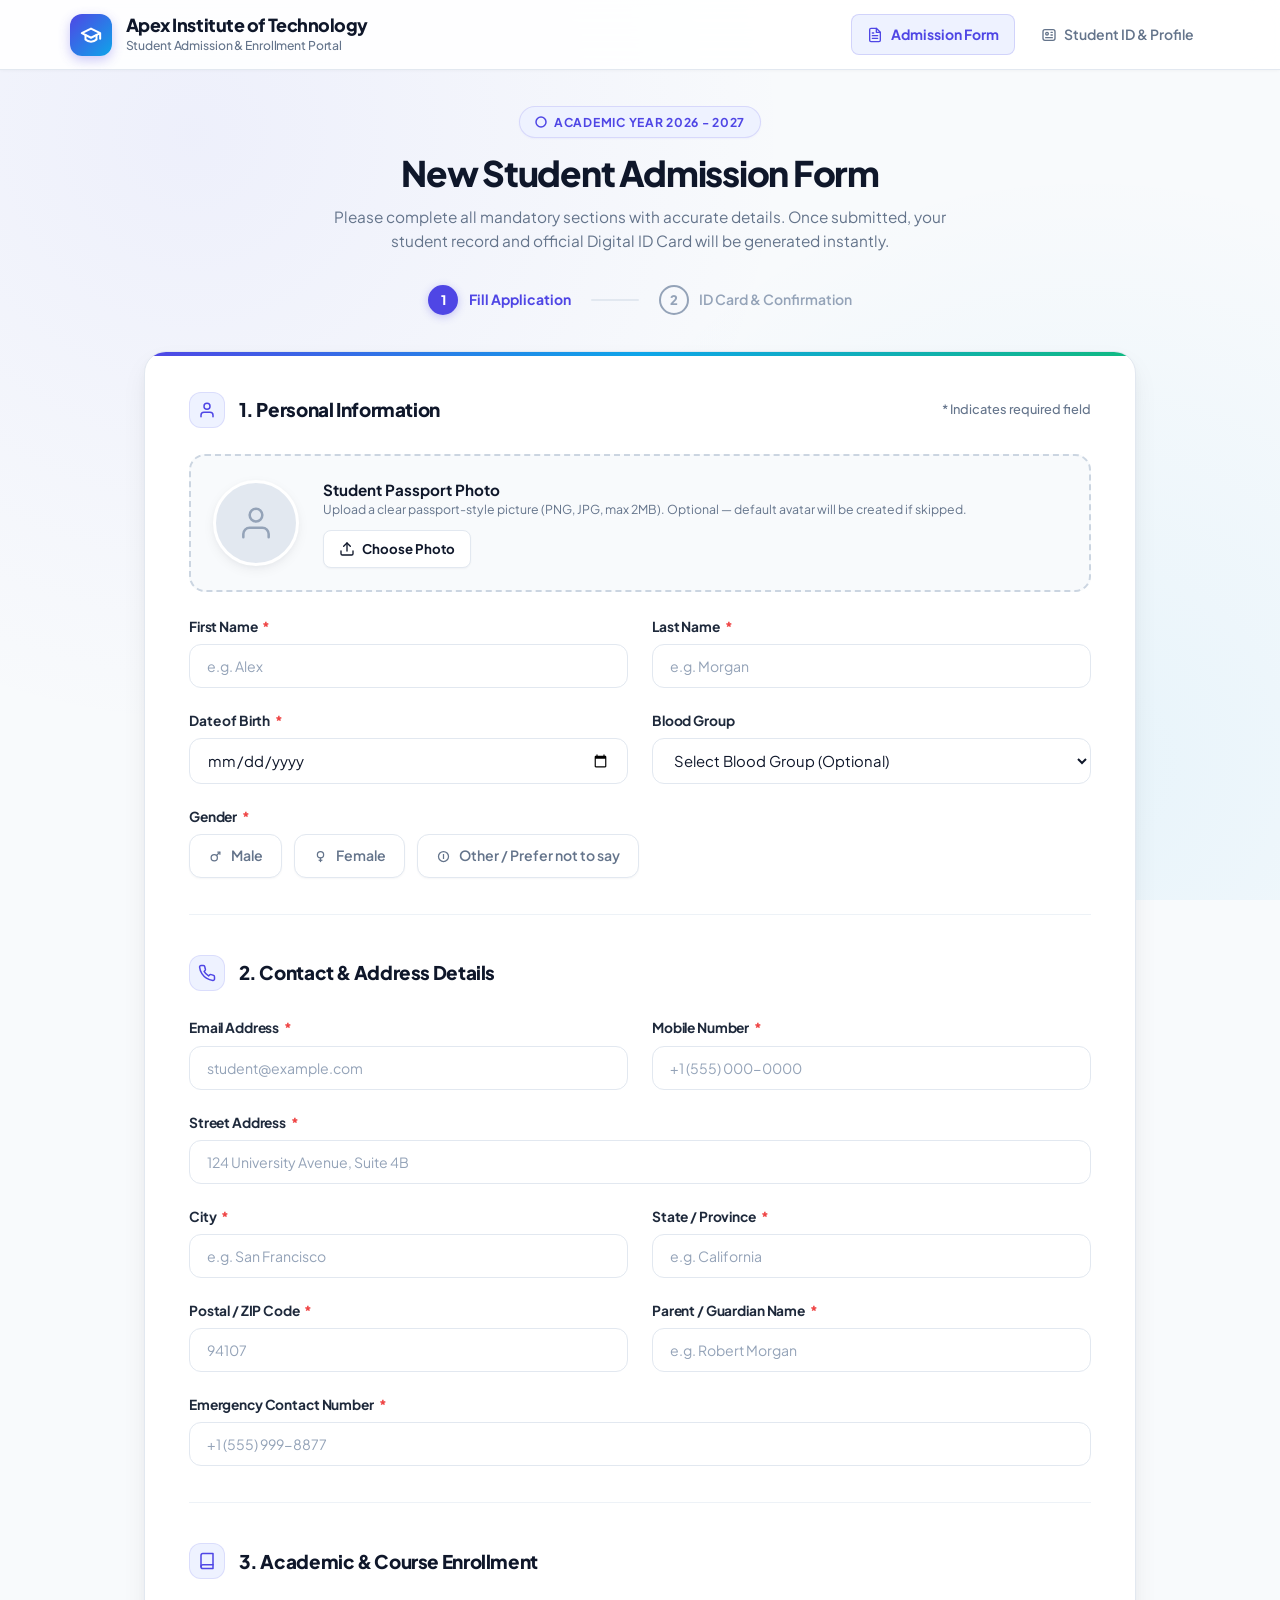
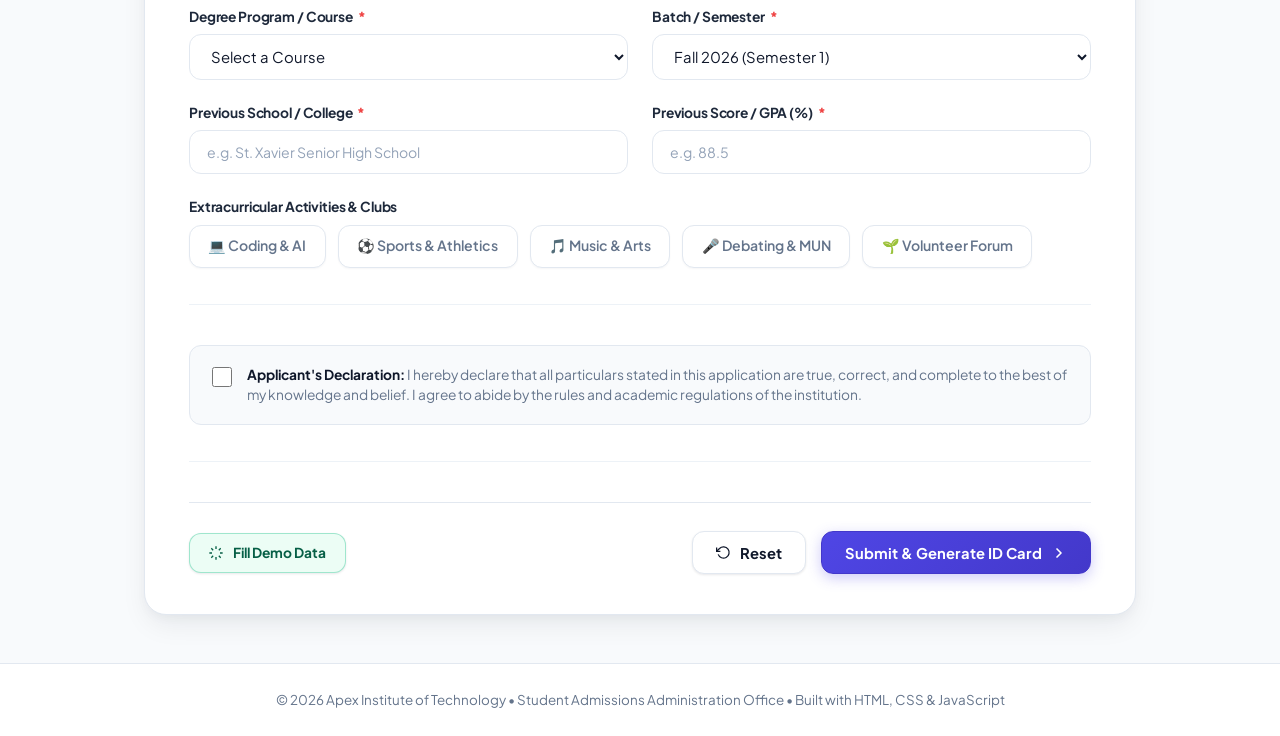
<file: index.html>
<!DOCTYPE html>
<html lang="en">
<head>
  <meta charset="UTF-8">
  <meta name="viewport" content="width=device-width, initial-scale=1.0">
  <meta name="description" content="Official Student Admission and Registration Portal. Submit student information, personal details, academics, and generate your digital Student ID Card.">
  <title>Student Admission Form | Student Portal</title>
  <link rel="stylesheet" href="style.css">
</head>
<body>

  <!-- Navigation Bar -->
  <header class="navbar">
    <div class="nav-container">
      <a href="index.html" class="brand" id="brandLogo">
        <div class="brand-icon">
          <svg width="22" height="22" viewBox="0 0 24 24" fill="none" stroke="currentColor" stroke-width="2.2" stroke-linecap="round" stroke-linejoin="round">
            <path d="M22 10v6M2 10l10-5 10 5-10 5z"/>
            <path d="M6 12v5c3 3 9 3 12 0v-5"/>
          </svg>
        </div>
        <div>
          <div class="brand-title">Apex Institute of Technology</div>
          <div class="brand-subtitle">Student Admission &amp; Enrollment Portal</div>
        </div>
      </a>

      <nav class="nav-links">
        <a href="index.html" class="nav-link active" id="navFormLink">
          <svg width="16" height="16" viewBox="0 0 24 24" fill="none" stroke="currentColor" stroke-width="2" stroke-linecap="round" stroke-linejoin="round">
            <path d="M14 2H6a2 2 0 0 0-2 2v16a2 2 0 0 0 2 2h12a2 2 0 0 0 2-2V8z"></path>
            <polyline points="14 2 14 8 20 8"></polyline>
            <line x1="16" y1="13" x2="8" y2="13"></line>
            <line x1="16" y1="17" x2="8" y2="17"></line>
            <polyline points="10 9 9 9 8 9"></polyline>
          </svg>
          Admission Form
        </a>
        <a href="student-profile.html" class="nav-link" id="navProfileLink">
          <svg width="16" height="16" viewBox="0 0 24 24" fill="none" stroke="currentColor" stroke-width="2" stroke-linecap="round" stroke-linejoin="round">
            <rect x="3" y="4" width="18" height="16" rx="3"></rect>
            <circle cx="9" cy="10" r="2"></circle>
            <line x1="15" y1="8" x2="17" y2="8"></line>
            <line x1="15" y1="12" x2="17" y2="12"></line>
            <line x1="7" y1="16" x2="17" y2="16"></line>
          </svg>
          Student ID &amp; Profile
        </a>
      </nav>
    </div>
  </header>

  <!-- Main Content Wrapper -->
  <main class="main-wrapper">

    <!-- Page Header & Steps -->
    <section class="page-header">
      <span class="header-badge">
        <svg width="12" height="12" viewBox="0 0 24 24" fill="none" stroke="currentColor" stroke-width="3">
          <circle cx="12" cy="12" r="10"></circle>
        </svg>
        Academic Year 2026 - 2027
      </span>
      <h1 class="page-title">New Student Admission Form</h1>
      <p class="page-description">
        Please complete all mandatory sections with accurate details. Once submitted, your student record and official Digital ID Card will be generated instantly.
      </p>
    </section>

    <!-- Progress Steps -->
    <div class="steps-container" aria-label="Registration Progress">
      <div class="step-item active">
        <div class="step-number">1</div>
        <span>Fill Application</span>
      </div>
      <div class="step-divider"></div>
      <div class="step-item">
        <div class="step-number">2</div>
        <span>ID Card &amp; Confirmation</span>
      </div>
    </div>

    <!-- Student Form Card -->
    <div class="form-card">
      <form id="studentRegistrationForm" novalidate>

        <!-- SECTION 1: Personal Information -->
        <div class="form-section">
          <div class="section-title-wrap">
            <div class="section-icon">
              <svg width="18" height="18" viewBox="0 0 24 24" fill="none" stroke="currentColor" stroke-width="2" stroke-linecap="round" stroke-linejoin="round">
                <path d="M20 21v-2a4 4 0 0 0-4-4H8a4 4 0 0 0-4 4v2"></path>
                <circle cx="12" cy="7" r="4"></circle>
              </svg>
            </div>
            <h2 class="section-title">1. Personal Information</h2>
            <span class="section-desc">* Indicates required field</span>
          </div>

          <!-- Photo Upload Preview Box -->
          <div class="photo-upload-zone" style="margin-bottom: 1.5rem;">
            <div class="avatar-preview-box" id="avatarPreviewBox">
              <img id="avatarImage" class="avatar-preview-img" alt="Student Preview">
              <div id="avatarPlaceholder" class="avatar-placeholder">
                <svg width="38" height="38" viewBox="0 0 24 24" fill="none" stroke="currentColor" stroke-width="1.6" stroke-linecap="round" stroke-linejoin="round">
                  <path d="M20 21v-2a4 4 0 0 0-4-4H8a4 4 0 0 0-4 4v2"></path>
                  <circle cx="12" cy="7" r="4"></circle>
                </svg>
              </div>
            </div>
            <div class="photo-info">
              <div style="font-weight: 700; font-size: 0.95rem; color: var(--text-main);">Student Passport Photo</div>
              <div class="input-helper">Upload a clear passport-style picture (PNG, JPG, max 2MB). Optional — default avatar will be created if skipped.</div>
              <div class="file-input-wrapper">
                <label for="studentPhotoInput" class="btn-file-select" id="uploadPhotoBtn">
                  <svg width="16" height="16" viewBox="0 0 24 24" fill="none" stroke="currentColor" stroke-width="2" stroke-linecap="round" stroke-linejoin="round">
                    <path d="M21 15v4a2 2 0 0 1-2 2H5a2 2 0 0 1-2-2v-4"></path>
                    <polyline points="17 8 12 3 7 8"></polyline>
                    <line x1="12" y1="3" x2="12" y2="15"></line>
                  </svg>
                  Choose Photo
                </label>
                <button type="button" class="btn-outline-danger" id="removePhotoBtn" style="display: none; padding: 0.35rem 0.75rem;">
                  Remove
                </button>
                <input type="file" id="studentPhotoInput" class="hidden-file-input" accept="image/png, image/jpeg, image/webp">
              </div>
            </div>
          </div>

          <div class="form-grid">
            <!-- First Name -->
            <div class="form-group">
              <label for="firstName" class="form-label">
                First Name <span class="required-dot">*</span>
              </label>
              <input type="text" id="firstName" name="firstName" class="form-control" placeholder="e.g. Alex" required minlength="2" autocomplete="given-name">
              <span class="input-feedback">Please enter a valid first name (at least 2 letters).</span>
            </div>

            <!-- Last Name -->
            <div class="form-group">
              <label for="lastName" class="form-label">
                Last Name <span class="required-dot">*</span>
              </label>
              <input type="text" id="lastName" name="lastName" class="form-control" placeholder="e.g. Morgan" required minlength="2" autocomplete="family-name">
              <span class="input-feedback">Please enter a valid last name.</span>
            </div>

            <!-- Date of Birth -->
            <div class="form-group">
              <label for="dob" class="form-label">
                Date of Birth <span class="required-dot">*</span>
              </label>
              <input type="date" id="dob" name="dob" class="form-control" required max="2012-12-31" min="1980-01-01">
              <span class="input-feedback">Please select a valid date of birth.</span>
            </div>

            <!-- Blood Group -->
            <div class="form-group">
              <label for="bloodGroup" class="form-label">Blood Group</label>
              <select id="bloodGroup" name="bloodGroup" class="form-control">
                <option value="">Select Blood Group (Optional)</option>
                <option value="A+">A+</option>
                <option value="A-">A-</option>
                <option value="B+">B+</option>
                <option value="B-">B-</option>
                <option value="O+">O+</option>
                <option value="O-">O-</option>
                <option value="AB+">AB+</option>
                <option value="AB-">AB-</option>
              </select>
            </div>

            <!-- Gender -->
            <div class="form-group col-span-2">
              <label class="form-label">
                Gender <span class="required-dot">*</span>
              </label>
              <div class="radio-group" id="genderGroup">
                <label class="pill-option">
                  <input type="radio" name="gender" value="Male" required>
                  <span class="pill-label">
                    <svg width="15" height="15" viewBox="0 0 24 24" fill="none" stroke="currentColor" stroke-width="2"><circle cx="10" cy="14" r="5"/><line x1="19" y1="5" x2="13.6" y2="10.4"/><polyline points="15 5 19 5 19 9"/></svg>
                    Male
                  </span>
                </label>
                <label class="pill-option">
                  <input type="radio" name="gender" value="Female">
                  <span class="pill-label">
                    <svg width="15" height="15" viewBox="0 0 24 24" fill="none" stroke="currentColor" stroke-width="2"><circle cx="12" cy="9" r="5"/><line x1="12" y1="14" x2="12" y2="21"/><line x1="9" y1="18" x2="15" y2="18"/></svg>
                    Female
                  </span>
                </label>
                <label class="pill-option">
                  <input type="radio" name="gender" value="Other">
                  <span class="pill-label">
                    <svg width="15" height="15" viewBox="0 0 24 24" fill="none" stroke="currentColor" stroke-width="2"><circle cx="12" cy="12" r="8"/><line x1="12" y1="8" x2="12" y2="16"/></svg>
                    Other / Prefer not to say
                  </span>
                </label>
              </div>
              <span class="input-feedback" id="genderFeedback">Please select your gender.</span>
            </div>
          </div>
        </div>

        <!-- SECTION 2: Contact & Guardian Details -->
        <div class="form-section">
          <div class="section-title-wrap">
            <div class="section-icon">
              <svg width="18" height="18" viewBox="0 0 24 24" fill="none" stroke="currentColor" stroke-width="2" stroke-linecap="round" stroke-linejoin="round">
                <path d="M22 16.92v3a2 2 0 0 1-2.18 2 19.79 19.79 0 0 1-8.63-3.07 19.5 19.5 0 0 1-6-6 19.79 19.79 0 0 1-3.07-8.67A2 2 0 0 1 4.11 2h3a2 2 0 0 1 2 1.72 12.84 12.84 0 0 0 .7 2.81 2 2 0 0 1-.45 2.11L8.09 9.91a16 16 0 0 0 6 6l1.27-1.27a2 2 0 0 1 2.11-.45 12.84 12.84 0 0 0 2.81.7A2 2 0 0 1 22 16.92z"></path>
              </svg>
            </div>
            <h2 class="section-title">2. Contact &amp; Address Details</h2>
          </div>

          <div class="form-grid">
            <!-- Email -->
            <div class="form-group">
              <label for="email" class="form-label">
                Email Address <span class="required-dot">*</span>
              </label>
              <input type="email" id="email" name="email" class="form-control" placeholder="student@example.com" required autocomplete="email" inputmode="email">
              <span class="input-feedback">Please enter a valid email address.</span>
            </div>

            <!-- Phone -->
            <div class="form-group">
              <label for="phone" class="form-label">
                Mobile Number <span class="required-dot">*</span>
              </label>
              <input type="tel" id="phone" name="phone" class="form-control" placeholder="+1 (555) 000-0000" required pattern="[0-9+\s\-()]{7,18}" autocomplete="tel" inputmode="tel">
              <span class="input-feedback">Please enter a valid phone number.</span>
            </div>

            <!-- Residential Address -->
            <div class="form-group col-span-2">
              <label for="address" class="form-label">
                Street Address <span class="required-dot">*</span>
              </label>
              <input type="text" id="address" name="address" class="form-control" placeholder="124 University Avenue, Suite 4B" required autocomplete="street-address">
              <span class="input-feedback">Please enter your address.</span>
            </div>

            <!-- City -->
            <div class="form-group">
              <label for="city" class="form-label">
                City <span class="required-dot">*</span>
              </label>
              <input type="text" id="city" name="city" class="form-control" placeholder="e.g. San Francisco" required autocomplete="address-level2">
              <span class="input-feedback">Please enter city.</span>
            </div>

            <!-- State -->
            <div class="form-group">
              <label for="state" class="form-label">
                State / Province <span class="required-dot">*</span>
              </label>
              <input type="text" id="state" name="state" class="form-control" placeholder="e.g. California" required autocomplete="address-level1">
              <span class="input-feedback">Please enter state.</span>
            </div>

            <!-- Postal Code -->
            <div class="form-group">
              <label for="zipCode" class="form-label">
                Postal / ZIP Code <span class="required-dot">*</span>
              </label>
              <input type="text" id="zipCode" name="zipCode" class="form-control" placeholder="94107" required autocomplete="postal-code">
              <span class="input-feedback">Please enter postal code.</span>
            </div>

            <!-- Parent / Guardian Name -->
            <div class="form-group">
              <label for="guardianName" class="form-label">
                Parent / Guardian Name <span class="required-dot">*</span>
              </label>
              <input type="text" id="guardianName" name="guardianName" class="form-control" placeholder="e.g. Robert Morgan" required>
              <span class="input-feedback">Please enter guardian name.</span>
            </div>

            <!-- Guardian Phone -->
            <div class="form-group col-span-2">
              <label for="guardianPhone" class="form-label">
                Emergency Contact Number <span class="required-dot">*</span>
              </label>
              <input type="tel" id="guardianPhone" name="guardianPhone" class="form-control" placeholder="+1 (555) 999-8877" required pattern="[0-9+\s\-()]{7,18}">
              <span class="input-feedback">Please enter guardian emergency contact number.</span>
            </div>
          </div>
        </div>

        <!-- SECTION 3: Academic & Course Selection -->
        <div class="form-section">
          <div class="section-title-wrap">
            <div class="section-icon">
              <svg width="18" height="18" viewBox="0 0 24 24" fill="none" stroke="currentColor" stroke-width="2" stroke-linecap="round" stroke-linejoin="round">
                <path d="M4 19.5A2.5 2.5 0 0 1 6.5 17H20"></path>
                <path d="M6.5 2H20v20H6.5A2.5 2.5 0 0 1 4 19.5v-15A2.5 2.5 0 0 1 6.5 2z"></path>
              </svg>
            </div>
            <h2 class="section-title">3. Academic &amp; Course Enrollment</h2>
          </div>

          <div class="form-grid">
            <!-- Program / Course -->
            <div class="form-group">
              <label for="course" class="form-label">
                Degree Program / Course <span class="required-dot">*</span>
              </label>
              <select id="course" name="course" class="form-control" required>
                <option value="">Select a Course</option>
                <option value="B.Tech Computer Science &amp; Engineering">B.Tech Computer Science &amp; Engineering</option>
                <option value="B.Tech Artificial Intelligence &amp; Data Science">B.Tech Artificial Intelligence &amp; Data Science</option>
                <option value="B.Sc Information Technology">B.Sc Information Technology</option>
                <option value="B.Tech Mechanical Engineering">B.Tech Mechanical Engineering</option>
                <option value="BBA Business Administration">BBA Business Administration</option>
                <option value="B.Des UI/UX &amp; Digital Design">B.Des UI/UX &amp; Digital Design</option>
                <option value="M.Tech Software Systems">M.Tech Software Systems</option>
              </select>
              <span class="input-feedback">Please choose your intended course.</span>
            </div>

            <!-- Enrollment Batch -->
            <div class="form-group">
              <label for="academicBatch" class="form-label">
                Batch / Semester <span class="required-dot">*</span>
              </label>
              <select id="academicBatch" name="academicBatch" class="form-control" required>
                <option value="Fall 2026 (Semester 1)">Fall 2026 (Semester 1)</option>
                <option value="Spring 2027 (Semester 2)">Spring 2027 (Semester 2)</option>
                <option value="Summer 2026 (Accelerated)">Summer 2026 (Accelerated)</option>
              </select>
            </div>

            <!-- Previous School / College -->
            <div class="form-group">
              <label for="previousSchool" class="form-label">
                Previous School / College <span class="required-dot">*</span>
              </label>
              <input type="text" id="previousSchool" name="previousSchool" class="form-control" placeholder="e.g. St. Xavier Senior High School" required>
              <span class="input-feedback">Please enter previous institution name.</span>
            </div>

            <!-- Previous Score / GPA -->
            <div class="form-group">
              <label for="previousScore" class="form-label">
                Previous Score / GPA (%) <span class="required-dot">*</span>
              </label>
              <input type="number" id="previousScore" name="previousScore" class="form-control" placeholder="e.g. 88.5" min="30" max="100" step="0.1" required>
              <span class="input-feedback">Please enter your score (30 - 100%).</span>
            </div>

            <!-- Extracurricular Activities -->
            <div class="form-group col-span-2">
              <label class="form-label">Extracurricular Activities &amp; Clubs</label>
              <div class="checkbox-group" id="activitiesGroup">
                <label class="pill-option">
                  <input type="checkbox" name="activities" value="Coding &amp; Robotics Club">
                  <span class="pill-label">💻 Coding &amp; AI</span>
                </label>
                <label class="pill-option">
                  <input type="checkbox" name="activities" value="Sports &amp; Athletics">
                  <span class="pill-label">⚽ Sports &amp; Athletics</span>
                </label>
                <label class="pill-option">
                  <input type="checkbox" name="activities" value="Music &amp; Performing Arts">
                  <span class="pill-label">🎵 Music &amp; Arts</span>
                </label>
                <label class="pill-option">
                  <input type="checkbox" name="activities" value="Debating &amp; Model UN">
                  <span class="pill-label">🎤 Debating &amp; MUN</span>
                </label>
                <label class="pill-option">
                  <input type="checkbox" name="activities" value="Student Volunteer Forum">
                  <span class="pill-label">🌱 Volunteer Forum</span>
                </label>
              </div>
            </div>
          </div>
        </div>

        <!-- SECTION 4: Declaration & Terms -->
        <div class="form-section">
          <div class="declaration-box">
            <input type="checkbox" id="declaration" name="declaration" class="custom-checkbox" required>
            <label for="declaration" class="declaration-text">
              <strong>Applicant's Declaration:</strong> I hereby declare that all particulars stated in this application are true, correct, and complete to the best of my knowledge and belief. I agree to abide by the rules and academic regulations of the institution.
            </label>
          </div>
          <span class="input-feedback" id="declarationFeedback">You must accept the declaration to submit.</span>
        </div>

        <!-- Action Buttons -->
        <div class="form-actions">
          <button type="button" class="btn btn-demo" id="fillDemoBtn">
            <svg width="16" height="16" viewBox="0 0 24 24" fill="none" stroke="currentColor" stroke-width="2">
              <path d="M12 2v4M12 18v4M4.93 4.93l2.83 2.83M16.24 16.24l2.83 2.83M2 12h4M18 12h4M4.93 19.07l2.83-2.83M16.24 7.76l2.83-2.83"/>
            </svg>
            Fill Demo Data
          </button>

          <div class="actions-right">
            <button type="reset" class="btn btn-secondary" id="resetBtn">
              <svg width="15" height="15" viewBox="0 0 24 24" fill="none" stroke="currentColor" stroke-width="2">
                <polyline points="1 4 1 10 7 10"></polyline>
                <path d="M3.51 15a9 9 0 1 0 2.13-9.36L1 10"></path>
              </svg>
              Reset
            </button>
            <button type="submit" class="btn btn-primary" id="submitBtn">
              <span>Submit &amp; Generate ID Card</span>
              <svg width="16" height="16" viewBox="0 0 24 24" fill="none" stroke="currentColor" stroke-width="2.5" stroke-linecap="round" stroke-linejoin="round">
                <polyline points="9 18 15 12 9 6"></polyline>
              </svg>
            </button>
          </div>
        </div>

      </form>
    </div>

  </main>

  <!-- Notification Toast -->
  <div id="toastNotification" class="toast-notice" role="alert" aria-live="polite">
    <svg width="18" height="18" viewBox="0 0 24 24" fill="none" stroke="#10b981" stroke-width="2.5">
      <polyline points="20 6 9 17 4 12"></polyline>
    </svg>
    <span id="toastMessage">Success</span>
  </div>

  <!-- Footer -->
  <footer class="footer">
    <p>&copy; 2026 Apex Institute of Technology &bull; Student Admissions Administration Office &bull; Built with HTML, CSS &amp; JavaScript</p>
  </footer>

  <script src="script.js"></script>
</body>
</html>
</file>
<file: style.css>
/* ==========================================================================
   Modern Student Portal - Unified Stylesheet (Pure CSS)
   Refined Spacing, Typography, Polished Buttons & Enhanced Responsiveness
   ========================================================================== */

@import url('https://fonts.googleapis.com/css2?family=Plus+Jakarta+Sans:wght@300;400;500;600;700;800&family=Space+Grotesk:wght@500;600;700&display=swap');

:root {
  /* Colors */
  --primary: #4f46e5;
  --primary-hover: #4338ca;
  --primary-active: #3730a3;
  --primary-light: #eef2ff;
  --primary-glow: rgba(79, 70, 229, 0.2);
  --secondary: #0ea5e9;
  --accent: #10b981;
  --accent-light: #ecfdf5;
  --danger: #ef4444;
  --danger-light: #fef2f2;
  --warning: #f59e0b;
  --warning-light: #fffbeb;

  /* Neutrals & Surfaces */
  --bg-gradient: radial-gradient(circle at 15% 15%, rgba(99, 102, 241, 0.07) 0%, transparent 45%),
                 radial-gradient(circle at 85% 85%, rgba(14, 165, 233, 0.07) 0%, transparent 45%),
                 #f8fafc;
  --surface: #ffffff;
  --surface-alt: #f8fafc;
  --surface-elevated: #ffffff;
  --surface-glass: rgba(255, 255, 255, 0.88);
  --border: #e2e8f0;
  --border-subtle: #edf2f7;
  --border-focus: #818cf8;

  --text-main: #0f172a;
  --text-muted: #64748b;
  --text-light: #94a3b8;

  /* Typography */
  --font-main: 'Plus Jakarta Sans', system-ui, -apple-system, BlinkMacSystemFont, 'Segoe UI', Roboto, sans-serif;
  --font-mono: 'Space Grotesk', monospace;

  /* Shadows */
  --shadow-xs: 0 1px 2px rgba(15, 23, 42, 0.04);
  --shadow-sm: 0 1px 3px rgba(15, 23, 42, 0.06), 0 1px 2px rgba(15, 23, 42, 0.04);
  --shadow-md: 0 4px 14px -2px rgba(15, 23, 42, 0.07), 0 2px 6px -1px rgba(15, 23, 42, 0.04);
  --shadow-lg: 0 12px 28px -4px rgba(15, 23, 42, 0.08), 0 4px 12px -2px rgba(15, 23, 42, 0.04);
  --shadow-xl: 0 20px 40px -10px rgba(15, 23, 42, 0.12), 0 8px 16px -4px rgba(15, 23, 42, 0.04);
  --shadow-btn: 0 4px 14px rgba(79, 70, 229, 0.28);
  --shadow-btn-hover: 0 6px 20px rgba(79, 70, 229, 0.38);

  /* Radius */
  --radius-xs: 6px;
  --radius-sm: 8px;
  --radius-md: 12px;
  --radius-lg: 16px;
  --radius-xl: 22px;
  --radius-full: 9999px;

  /* Transitions */
  --transition-fast: 0.15s cubic-bezier(0.4, 0, 0.2, 1);
  --transition-normal: 0.22s cubic-bezier(0.16, 1, 0.3, 1);
}

/* Base Reset */
*, *::before, *::after {
  box-sizing: border-box;
  margin: 0;
  padding: 0;
}

body {
  font-family: var(--font-main);
  background: var(--bg-gradient);
  background-attachment: fixed;
  color: var(--text-main);
  line-height: 1.55;
  min-height: 100vh;
  display: flex;
  flex-direction: column;
  -webkit-font-smoothing: antialiased;
  -moz-osx-font-smoothing: grayscale;
}

/* ==========================================================================
   Navigation Bar
   ========================================================================== */
.navbar {
  position: sticky;
  top: 0;
  z-index: 50;
  backdrop-filter: blur(16px);
  -webkit-backdrop-filter: blur(16px);
  background: var(--surface-glass);
  border-bottom: 1px solid var(--border);
  padding: 0.85rem 1.5rem;
  box-shadow: 0 1px 3px rgba(15, 23, 42, 0.03);
}

.nav-container {
  max-width: 1140px;
  margin: 0 auto;
  display: flex;
  align-items: center;
  justify-content: space-between;
  gap: 1rem;
}

.brand {
  display: flex;
  align-items: center;
  gap: 0.85rem;
  text-decoration: none;
  color: var(--text-main);
  transition: opacity var(--transition-fast);
}

.brand:hover {
  opacity: 0.92;
}

.brand-icon {
  width: 42px;
  height: 42px;
  border-radius: var(--radius-md);
  background: linear-gradient(135deg, var(--primary) 0%, var(--secondary) 100%);
  display: flex;
  align-items: center;
  justify-content: center;
  color: #fff;
  box-shadow: 0 4px 12px rgba(79, 70, 229, 0.3);
  flex-shrink: 0;
}

.brand-title {
  font-weight: 800;
  font-size: 1.12rem;
  letter-spacing: -0.025em;
  color: var(--text-main);
  line-height: 1.25;
}

.brand-subtitle {
  font-size: 0.76rem;
  color: var(--text-muted);
  font-weight: 500;
  letter-spacing: -0.01em;
}

.nav-links {
  display: flex;
  align-items: center;
  gap: 0.6rem;
}

.nav-link {
  display: inline-flex;
  align-items: center;
  gap: 0.45rem;
  padding: 0.52rem 0.95rem;
  border-radius: var(--radius-sm);
  font-size: 0.875rem;
  font-weight: 600;
  color: var(--text-muted);
  text-decoration: none;
  transition: all var(--transition-fast);
  border: 1px solid transparent;
}

.nav-link:hover {
  color: var(--primary);
  background: var(--primary-light);
  border-color: rgba(79, 70, 229, 0.12);
}

.nav-link.active {
  color: var(--primary);
  background: var(--primary-light);
  border-color: rgba(79, 70, 229, 0.18);
  font-weight: 700;
}

/* ==========================================================================
   Main Layout Wrapper & Header
   ========================================================================== */
.main-wrapper {
  flex: 1;
  max-width: 1040px;
  width: 100%;
  margin: 2.25rem auto 3rem;
  padding: 0 1.5rem;
}

.page-header {
  text-align: center;
  margin-bottom: 2rem;
}

.header-badge {
  display: inline-flex;
  align-items: center;
  gap: 0.45rem;
  font-size: 0.76rem;
  font-weight: 700;
  text-transform: uppercase;
  letter-spacing: 0.06em;
  padding: 0.35rem 0.9rem;
  border-radius: var(--radius-full);
  background: var(--primary-light);
  color: var(--primary);
  border: 1px solid rgba(79, 70, 229, 0.15);
  margin-bottom: 0.85rem;
  box-shadow: 0 1px 2px rgba(79, 70, 229, 0.05);
}

.page-title {
  font-size: 2.2rem;
  font-weight: 800;
  letter-spacing: -0.035em;
  color: var(--text-main);
  line-height: 1.22;
}

.page-description {
  margin-top: 0.65rem;
  color: var(--text-muted);
  font-size: 0.96rem;
  line-height: 1.55;
  max-width: 620px;
  margin-left: auto;
  margin-right: auto;
}

/* Steps Progress Indicator */
.steps-container {
  display: flex;
  justify-content: center;
  align-items: center;
  margin-bottom: 2.25rem;
  gap: 1.25rem;
}

.step-item {
  display: flex;
  align-items: center;
  gap: 0.65rem;
  font-size: 0.875rem;
  font-weight: 600;
  color: var(--text-light);
  transition: color var(--transition-fast);
}

.step-item.active {
  color: var(--primary);
  font-weight: 700;
}

.step-item.completed {
  color: var(--accent);
  font-weight: 700;
}

.step-number {
  width: 30px;
  height: 30px;
  border-radius: 50%;
  border: 2px solid currentColor;
  display: flex;
  align-items: center;
  justify-content: center;
  font-size: 0.82rem;
  font-weight: 800;
  transition: all var(--transition-fast);
}

.step-item.active .step-number {
  background: var(--primary);
  color: #fff;
  border-color: var(--primary);
  box-shadow: 0 2px 8px rgba(79, 70, 229, 0.3);
}

.step-item.completed .step-number {
  background: var(--accent);
  color: #fff;
  border-color: var(--accent);
  box-shadow: 0 2px 8px rgba(16, 185, 129, 0.25);
}

.step-divider {
  width: 48px;
  height: 2px;
  background: var(--border);
  border-radius: var(--radius-full);
}

/* ==========================================================================
   Form Card & Sections (Cleaner, Modern Aesthetic)
   ========================================================================== */
.form-card {
  background: var(--surface);
  border-radius: var(--radius-xl);
  border: 1px solid var(--border);
  box-shadow: var(--shadow-lg);
  padding: 2.5rem 2.75rem;
  position: relative;
  overflow: hidden;
}

.form-card::before {
  content: '';
  position: absolute;
  top: 0;
  left: 0;
  right: 0;
  height: 4px;
  background: linear-gradient(90deg, var(--primary) 0%, var(--secondary) 50%, var(--accent) 100%);
}

.form-section {
  margin-bottom: 2.5rem;
  padding-bottom: 2.25rem;
  border-bottom: 1px solid var(--border-subtle);
}

.form-section:last-of-type {
  border-bottom: none;
  margin-bottom: 0.5rem;
  padding-bottom: 0;
}

.section-title-wrap {
  display: flex;
  align-items: center;
  gap: 0.85rem;
  margin-bottom: 1.65rem;
}

.section-icon {
  width: 36px;
  height: 36px;
  border-radius: var(--radius-md);
  background: var(--primary-light);
  color: var(--primary);
  display: flex;
  align-items: center;
  justify-content: center;
  flex-shrink: 0;
  border: 1px solid rgba(79, 70, 229, 0.12);
}

.section-title {
  font-size: 1.18rem;
  font-weight: 800;
  color: var(--text-main);
  letter-spacing: -0.02em;
}

.section-desc {
  font-size: 0.8rem;
  color: var(--text-muted);
  margin-left: auto;
  font-weight: 500;
}

/* Grids */
.form-grid {
  display: grid;
  grid-template-columns: repeat(2, 1fr);
  gap: 1.35rem 1.5rem;
}

.form-grid-3 {
  display: grid;
  grid-template-columns: repeat(3, 1fr);
  gap: 1.35rem 1.5rem;
}

.col-span-2 {
  grid-column: span 2;
}

.col-span-full {
  grid-column: 1 / -1;
}

/* Form Groups & Labels */
.form-group {
  display: flex;
  flex-direction: column;
  gap: 0.45rem;
  position: relative;
}

.form-label {
  font-size: 0.86rem;
  font-weight: 700;
  color: #1e293b;
  display: flex;
  align-items: center;
  gap: 0.3rem;
  letter-spacing: -0.01em;
}

.required-dot {
  color: var(--danger);
  font-weight: 800;
}

/* Inputs, Selects, Textareas */
.form-control {
  width: 100%;
  padding: 0.75rem 1.05rem;
  font-family: inherit;
  font-size: 0.93rem;
  color: var(--text-main);
  background-color: #ffffff;
  border: 1.5px solid var(--border);
  border-radius: var(--radius-md);
  outline: none;
  transition: border-color var(--transition-fast), box-shadow var(--transition-fast), background-color var(--transition-fast);
}

.form-control::placeholder {
  color: var(--text-light);
  font-size: 0.88rem;
}

.form-control:hover {
  border-color: #cbd5e1;
}

.form-control:focus {
  border-color: var(--primary);
  box-shadow: 0 0 0 3.5px var(--primary-glow);
  background-color: #ffffff;
}

/* Validation Feedback Styles */
.form-control:user-invalid {
  border-color: var(--danger);
  background-color: #fffbfa;
}

.form-control:user-invalid:focus {
  box-shadow: 0 0 0 3.5px rgba(239, 68, 68, 0.18);
}

.form-control:user-valid:not(:placeholder-shown) {
  border-color: var(--accent);
}

.input-feedback {
  font-size: 0.76rem;
  font-weight: 600;
  color: var(--danger);
  display: none;
  margin-top: 0.25rem;
  line-height: 1.35;
}

.form-control:user-invalid + .input-feedback {
  display: block;
}

.input-helper {
  font-size: 0.77rem;
  color: var(--text-muted);
  line-height: 1.45;
}

/* ==========================================================================
   Profile Photo Upload Zone
   ========================================================================== */
.photo-upload-zone {
  display: flex;
  align-items: center;
  gap: 1.5rem;
  padding: 1.35rem;
  border-radius: var(--radius-lg);
  border: 2px dashed #cbd5e1;
  background: var(--surface-alt);
  transition: all var(--transition-normal);
}

.photo-upload-zone:hover {
  border-color: var(--primary);
  background: #f5f7ff;
}

.avatar-preview-box {
  width: 86px;
  height: 86px;
  border-radius: 50%;
  background: #e2e8f0;
  border: 3px solid #ffffff;
  box-shadow: var(--shadow-md);
  display: flex;
  align-items: center;
  justify-content: center;
  overflow: hidden;
  position: relative;
  flex-shrink: 0;
}

.avatar-preview-img {
  width: 100%;
  height: 100%;
  object-fit: cover;
  display: none;
}

.avatar-placeholder {
  color: var(--text-light);
  display: flex;
  align-items: center;
  justify-content: center;
}

.photo-info {
  flex: 1;
}

.file-input-wrapper {
  margin-top: 0.65rem;
  display: flex;
  align-items: center;
  gap: 0.75rem;
  flex-wrap: wrap;
}

.btn-file-select {
  display: inline-flex;
  align-items: center;
  gap: 0.45rem;
  padding: 0.5rem 0.95rem;
  background: var(--surface);
  border: 1.5px solid var(--border);
  border-radius: var(--radius-sm);
  font-size: 0.83rem;
  font-weight: 700;
  color: var(--text-main);
  cursor: pointer;
  box-shadow: var(--shadow-xs);
  transition: all var(--transition-fast);
}

.btn-file-select:hover {
  background: var(--primary-light);
  color: var(--primary);
  border-color: rgba(79, 70, 229, 0.3);
  transform: translateY(-1px);
}

.hidden-file-input {
  display: none;
}

/* ==========================================================================
   Radio and Checkbox Pill Groups
   ========================================================================== */
.radio-group, .checkbox-group {
  display: flex;
  flex-wrap: wrap;
  gap: 0.75rem;
}

.pill-option {
  position: relative;
  cursor: pointer;
}

.pill-option input {
  position: absolute;
  opacity: 0;
  pointer-events: none;
}

.pill-label {
  display: inline-flex;
  align-items: center;
  gap: 0.45rem;
  padding: 0.62rem 1.15rem;
  border-radius: var(--radius-md);
  border: 1.5px solid var(--border);
  background: var(--surface);
  font-size: 0.88rem;
  font-weight: 600;
  color: var(--text-muted);
  box-shadow: var(--shadow-xs);
  transition: all var(--transition-fast);
  user-select: none;
}

.pill-option:hover .pill-label {
  border-color: #cbd5e1;
  color: var(--text-main);
  background: #f8fafc;
}

.pill-option input:checked + .pill-label {
  background: var(--primary-light);
  border-color: var(--primary);
  color: var(--primary);
  box-shadow: 0 2px 10px rgba(79, 70, 229, 0.16);
  font-weight: 700;
}

.pill-option input:focus-visible + .pill-label {
  outline: 2px solid var(--primary);
  outline-offset: 2px;
}

/* ==========================================================================
   Agreement & Declaration Box
   ========================================================================== */
.declaration-box {
  background: #f8fafc;
  border: 1.5px solid var(--border);
  border-radius: var(--radius-md);
  padding: 1.15rem 1.35rem;
  display: flex;
  align-items: flex-start;
  gap: 0.95rem;
  margin-top: 0.75rem;
  transition: border-color var(--transition-fast);
}

.declaration-box:hover {
  border-color: #cbd5e1;
}

.custom-checkbox {
  width: 20px;
  height: 20px;
  margin-top: 2px;
  accent-color: var(--primary);
  cursor: pointer;
  flex-shrink: 0;
}

.declaration-text {
  font-size: 0.86rem;
  color: var(--text-muted);
  line-height: 1.5;
  cursor: pointer;
}

.declaration-text strong {
  color: var(--text-main);
}

/* ==========================================================================
   Polished Buttons & Form Actions
   ========================================================================== */
.form-actions {
  display: flex;
  align-items: center;
  justify-content: space-between;
  gap: 1.25rem;
  margin-top: 2.25rem;
  padding-top: 1.75rem;
  border-top: 1px solid var(--border);
}

.actions-right {
  display: flex;
  align-items: center;
  gap: 0.9rem;
}

.btn {
  display: inline-flex;
  align-items: center;
  justify-content: center;
  gap: 0.55rem;
  padding: 0.72rem 1.45rem;
  border-radius: var(--radius-md);
  font-family: inherit;
  font-size: 0.92rem;
  font-weight: 700;
  cursor: pointer;
  border: 1.5px solid transparent;
  text-decoration: none;
  box-shadow: var(--shadow-sm);
  transition: all var(--transition-normal);
  user-select: none;
}

.btn:active {
  transform: scale(0.985);
}

.btn:focus-visible {
  outline: 2px solid var(--primary);
  outline-offset: 2px;
}

/* Primary Button with Depth & Polish */
.btn-primary {
  background: linear-gradient(135deg, #4f46e5 0%, #4338ca 100%);
  color: #ffffff;
  border-color: #4338ca;
  box-shadow: var(--shadow-btn);
}

.btn-primary:hover {
  background: linear-gradient(135deg, #4338ca 0%, #3730a3 100%);
  transform: translateY(-1.5px);
  box-shadow: var(--shadow-btn-hover);
}

.btn-primary:active {
  transform: translateY(0);
}

/* Secondary Button */
.btn-secondary {
  background: #ffffff;
  color: var(--text-main);
  border: 1.5px solid var(--border);
}

.btn-secondary:hover {
  background: var(--surface-alt);
  border-color: #cbd5e1;
  color: var(--text-main);
  transform: translateY(-1px);
  box-shadow: var(--shadow-md);
}

/* Outline Danger Button */
.btn-outline-danger {
  background: #ffffff;
  color: var(--danger);
  border: 1.5px solid rgba(239, 68, 68, 0.28);
  font-size: 0.84rem;
  padding: 0.52rem 0.95rem;
  border-radius: var(--radius-sm);
}

.btn-outline-danger:hover {
  background: var(--danger-light);
  border-color: var(--danger);
  transform: translateY(-1px);
}

/* Demo Quick Fill Button */
.btn-demo {
  background: var(--accent-light);
  color: #065f46;
  border: 1.5px solid rgba(16, 185, 129, 0.35);
  font-size: 0.86rem;
  padding: 0.65rem 1.15rem;
}

.btn-demo:hover {
  background: #d1fae5;
  border-color: var(--accent);
  color: #047857;
  transform: translateY(-1.5px);
  box-shadow: 0 4px 12px rgba(16, 185, 129, 0.22);
}

/* ==========================================================================
   PAGE 2: Student Profile & ID Card Styles
   ========================================================================== */
.actions-bar {
  display: flex;
  justify-content: space-between;
  align-items: center;
  margin-bottom: 2rem;
  flex-wrap: wrap;
  gap: 1rem;
}

.profile-layout {
  display: grid;
  grid-template-columns: 360px 1fr;
  gap: 2.25rem;
  align-items: start;
}

/* Digital Student ID Badge */
.id-card-wrapper {
  position: sticky;
  top: 5rem;
}

.id-card {
  background: linear-gradient(145deg, #1e1b4b 0%, #0f172a 70%, #090d16 100%);
  color: #ffffff;
  border-radius: var(--radius-xl);
  padding: 1.85rem;
  box-shadow: var(--shadow-xl);
  position: relative;
  overflow: hidden;
  border: 1px solid rgba(255, 255, 255, 0.12);
}

/* Hologram light effect */
.id-card::before {
  content: '';
  position: absolute;
  top: -50%;
  left: -50%;
  width: 200%;
  height: 200%;
  background: radial-gradient(circle, rgba(99, 102, 241, 0.18) 0%, transparent 65%);
  pointer-events: none;
}

.id-card-header {
  display: flex;
  align-items: center;
  justify-content: space-between;
  margin-bottom: 1.5rem;
  position: relative;
}

.id-school-name {
  font-size: 0.88rem;
  font-weight: 800;
  text-transform: uppercase;
  letter-spacing: 0.08em;
  color: #a5b4fc;
}

.id-chip {
  width: 34px;
  height: 26px;
  border-radius: 5px;
  background: linear-gradient(135deg, #fbbf24 0%, #d97706 100%);
  border: 1px solid #fef3c7;
  box-shadow: 0 1px 4px rgba(0, 0, 0, 0.25);
}

.id-card-body {
  display: flex;
  flex-direction: column;
  align-items: center;
  text-align: center;
  position: relative;
}

.id-photo-container {
  width: 104px;
  height: 104px;
  border-radius: 50%;
  border: 3.5px solid var(--accent);
  padding: 3px;
  background: #0f172a;
  box-shadow: 0 0 24px rgba(16, 185, 129, 0.35);
  margin-bottom: 1.1rem;
  overflow: hidden;
}

.id-photo {
  width: 100%;
  height: 100%;
  border-radius: 50%;
  object-fit: cover;
  background: #334155;
  display: block;
}

.id-student-name {
  font-size: 1.35rem;
  font-weight: 800;
  letter-spacing: -0.02em;
  margin-bottom: 0.3rem;
  color: #ffffff;
}

.id-student-roll {
  font-family: var(--font-mono);
  font-size: 0.86rem;
  font-weight: 600;
  background: rgba(255, 255, 255, 0.12);
  padding: 0.3rem 0.85rem;
  border-radius: var(--radius-full);
  color: #cbd5e1;
  margin-bottom: 1.25rem;
  letter-spacing: 0.04em;
  border: 1px solid rgba(255, 255, 255, 0.08);
}

.id-meta-grid {
  width: 100%;
  display: grid;
  grid-template-columns: 1fr 1fr;
  gap: 0.85rem;
  text-align: left;
  background: rgba(255, 255, 255, 0.05);
  border-radius: var(--radius-md);
  padding: 0.95rem;
  margin-bottom: 1.35rem;
  font-size: 0.82rem;
  border: 1px solid rgba(255, 255, 255, 0.08);
}

.id-meta-item span {
  display: block;
  font-size: 0.68rem;
  text-transform: uppercase;
  color: #94a3b8;
  font-weight: 700;
  letter-spacing: 0.05em;
  margin-bottom: 0.15rem;
}

.id-meta-item strong {
  color: #f8fafc;
  font-size: 0.86rem;
  font-weight: 700;
  white-space: nowrap;
  overflow: hidden;
  text-overflow: ellipsis;
  display: block;
}

.id-card-footer {
  display: flex;
  align-items: center;
  justify-content: space-between;
  width: 100%;
  border-top: 1px dashed rgba(255, 255, 255, 0.16);
  padding-top: 1.1rem;
}

.id-barcode {
  display: flex;
  flex-direction: column;
  gap: 3px;
}

.barcode-lines {
  height: 24px;
  display: flex;
  gap: 2.5px;
  align-items: center;
}

.b-bar {
  background: #cbd5e1;
  height: 100%;
}

.barcode-text {
  font-family: var(--font-mono);
  font-size: 0.66rem;
  color: #94a3b8;
  letter-spacing: 2px;
}

.id-validity {
  text-align: right;
  font-size: 0.72rem;
  color: #94a3b8;
  letter-spacing: 0.04em;
}

.id-validity strong {
  color: var(--accent);
  display: block;
  font-size: 0.78rem;
  letter-spacing: 0.06em;
}

/* ==========================================================================
   Profile Application Summary Card
   ========================================================================== */
.summary-card {
  background: var(--surface);
  border-radius: var(--radius-xl);
  border: 1px solid var(--border);
  box-shadow: var(--shadow-lg);
  padding: 2.5rem 2.5rem;
}

.summary-header {
  display: flex;
  align-items: center;
  justify-content: space-between;
  padding-bottom: 1.5rem;
  border-bottom: 1px solid var(--border);
  margin-bottom: 1.85rem;
  gap: 1rem;
}

.status-badge {
  display: inline-flex;
  align-items: center;
  gap: 0.45rem;
  padding: 0.45rem 0.95rem;
  border-radius: var(--radius-full);
  font-size: 0.8rem;
  font-weight: 700;
  box-shadow: var(--shadow-xs);
}

.status-badge.verified {
  background: var(--accent-light);
  color: var(--accent);
  border: 1px solid rgba(16, 185, 129, 0.35);
}

.status-badge::before {
  content: '';
  width: 8px;
  height: 8px;
  border-radius: 50%;
  background: currentColor;
  display: inline-block;
}

/* Key-Value Details Grid */
.details-section {
  margin-bottom: 2rem;
}

.details-title {
  font-size: 1.05rem;
  font-weight: 800;
  color: var(--text-main);
  margin-bottom: 1rem;
  display: flex;
  align-items: center;
  gap: 0.55rem;
  letter-spacing: -0.015em;
}

.details-grid {
  display: grid;
  grid-template-columns: repeat(2, 1fr);
  gap: 1.15rem 1.25rem;
  background: var(--surface-alt);
  padding: 1.35rem 1.5rem;
  border-radius: var(--radius-md);
  border: 1px solid var(--border);
}

.detail-item {
  display: flex;
  flex-direction: column;
}

.detail-label {
  font-size: 0.74rem;
  font-weight: 700;
  text-transform: uppercase;
  letter-spacing: 0.05em;
  color: var(--text-muted);
  margin-bottom: 0.25rem;
}

.detail-value {
  font-size: 0.94rem;
  font-weight: 600;
  color: var(--text-main);
  line-height: 1.4;
}

.badge-tag {
  display: inline-block;
  padding: 0.28rem 0.72rem;
  background: var(--surface);
  border: 1px solid var(--border);
  border-radius: var(--radius-full);
  font-size: 0.78rem;
  font-weight: 700;
  margin-right: 0.45rem;
  margin-bottom: 0.45rem;
  color: var(--primary);
  box-shadow: var(--shadow-xs);
}

/* Empty State / Not Submitted */
.empty-state {
  text-align: center;
  padding: 4.5rem 2rem;
  background: var(--surface);
  border-radius: var(--radius-xl);
  border: 1.5px dashed #cbd5e1;
  box-shadow: var(--shadow-sm);
}

.empty-icon {
  width: 68px;
  height: 68px;
  border-radius: 50%;
  background: var(--primary-light);
  color: var(--primary);
  display: inline-flex;
  align-items: center;
  justify-content: center;
  margin-bottom: 1.35rem;
  box-shadow: 0 4px 14px rgba(79, 70, 229, 0.15);
}

/* Toast Notification */
.toast-notice {
  position: fixed;
  bottom: 2rem;
  right: 2rem;
  z-index: 100;
  background: #0f172a;
  color: #ffffff;
  padding: 0.9rem 1.45rem;
  border-radius: var(--radius-md);
  box-shadow: var(--shadow-xl);
  display: flex;
  align-items: center;
  gap: 0.75rem;
  font-size: 0.88rem;
  font-weight: 600;
  transform: translateY(120%);
  opacity: 0;
  transition: all 0.35s cubic-bezier(0.16, 1, 0.3, 1);
  border: 1px solid rgba(255, 255, 255, 0.1);
}

.toast-notice.show {
  transform: translateY(0);
  opacity: 1;
}

/* Footer */
.footer {
  margin-top: auto;
  border-top: 1px solid var(--border);
  background: var(--surface);
  padding: 1.6rem 1.5rem;
  text-align: center;
  font-size: 0.84rem;
  color: var(--text-muted);
}

/* ==========================================================================
   Enhanced Responsiveness & Small Screens (Media Queries)
   ========================================================================== */

/* Tablet Breakpoint (<= 880px) */
@media (max-width: 880px) {
  .profile-layout {
    grid-template-columns: 1fr;
    gap: 2rem;
  }

  .id-card-wrapper {
    position: static;
    max-width: 420px;
    margin: 0 auto;
  }

  .form-grid, .form-grid-3 {
    grid-template-columns: 1fr;
    gap: 1.25rem;
  }

  .col-span-2, .col-span-full {
    grid-column: span 1;
  }

  .form-card, .summary-card {
    padding: 2rem 1.75rem;
  }
}

/* Mobile Breakpoint (<= 640px) */
@media (max-width: 640px) {
  .navbar {
    padding: 0.75rem 1rem;
  }

  .brand-title {
    font-size: 1rem;
  }

  .brand-subtitle {
    display: none;
  }

  .nav-links {
    gap: 0.35rem;
  }

  .nav-link {
    padding: 0.45rem 0.65rem;
    font-size: 0.82rem;
  }

  .main-wrapper {
    margin: 1.5rem auto 2.5rem;
    padding: 0 1rem;
  }

  .page-title {
    font-size: 1.7rem;
  }

  .page-description {
    font-size: 0.9rem;
  }

  .steps-container {
    gap: 0.75rem;
    margin-bottom: 1.75rem;
  }

  .step-divider {
    width: 28px;
  }

  .step-item {
    font-size: 0.8rem;
    gap: 0.45rem;
  }

  .step-number {
    width: 26px;
    height: 26px;
    font-size: 0.75rem;
  }

  .form-card, .summary-card {
    padding: 1.5rem 1.15rem;
    border-radius: var(--radius-lg);
  }

  .section-title {
    font-size: 1.05rem;
  }

  .section-desc {
    display: none;
  }

  .photo-upload-zone {
    flex-direction: column;
    text-align: center;
    gap: 1rem;
    padding: 1.25rem 1rem;
  }

  .file-input-wrapper {
    justify-content: center;
  }

  .form-actions {
    flex-direction: column-reverse;
    align-items: stretch;
    gap: 0.85rem;
  }

  .actions-right {
    flex-direction: column;
    width: 100%;
    gap: 0.75rem;
  }

  .btn {
    width: 100%;
    padding: 0.8rem 1.25rem;
  }

  .actions-bar {
    flex-direction: column;
    align-items: stretch;
  }

  .actions-bar > div {
    display: flex;
    flex-direction: column;
    width: 100%;
    gap: 0.65rem;
  }

  .details-grid {
    grid-template-columns: 1fr;
    padding: 1.15rem;
  }

  .toast-notice {
    left: 1rem;
    right: 1rem;
    bottom: 1rem;
    justify-content: center;
  }
}

/* ==========================================================================
   Print Media Query
   ========================================================================== */
@media print {
  body {
    background: #ffffff !important;
    color: #000000 !important;
  }

  .navbar, .form-actions, .actions-bar, .footer, .btn, .steps-container, .toast-notice {
    display: none !important;
  }

  .main-wrapper {
    max-width: 100% !important;
    margin: 0 !important;
    padding: 0 !important;
  }

  .profile-layout {
    display: block !important;
  }

  .id-card-wrapper {
    position: static !important;
  }

  .id-card {
    page-break-after: always;
    border: 1px solid #000000 !important;
    box-shadow: none !important;
    max-width: 440px;
    margin: 0 auto 3rem !important;
  }

  .summary-card {
    box-shadow: none !important;
    border: 1px solid #cccccc !important;
  }
}
</file>
